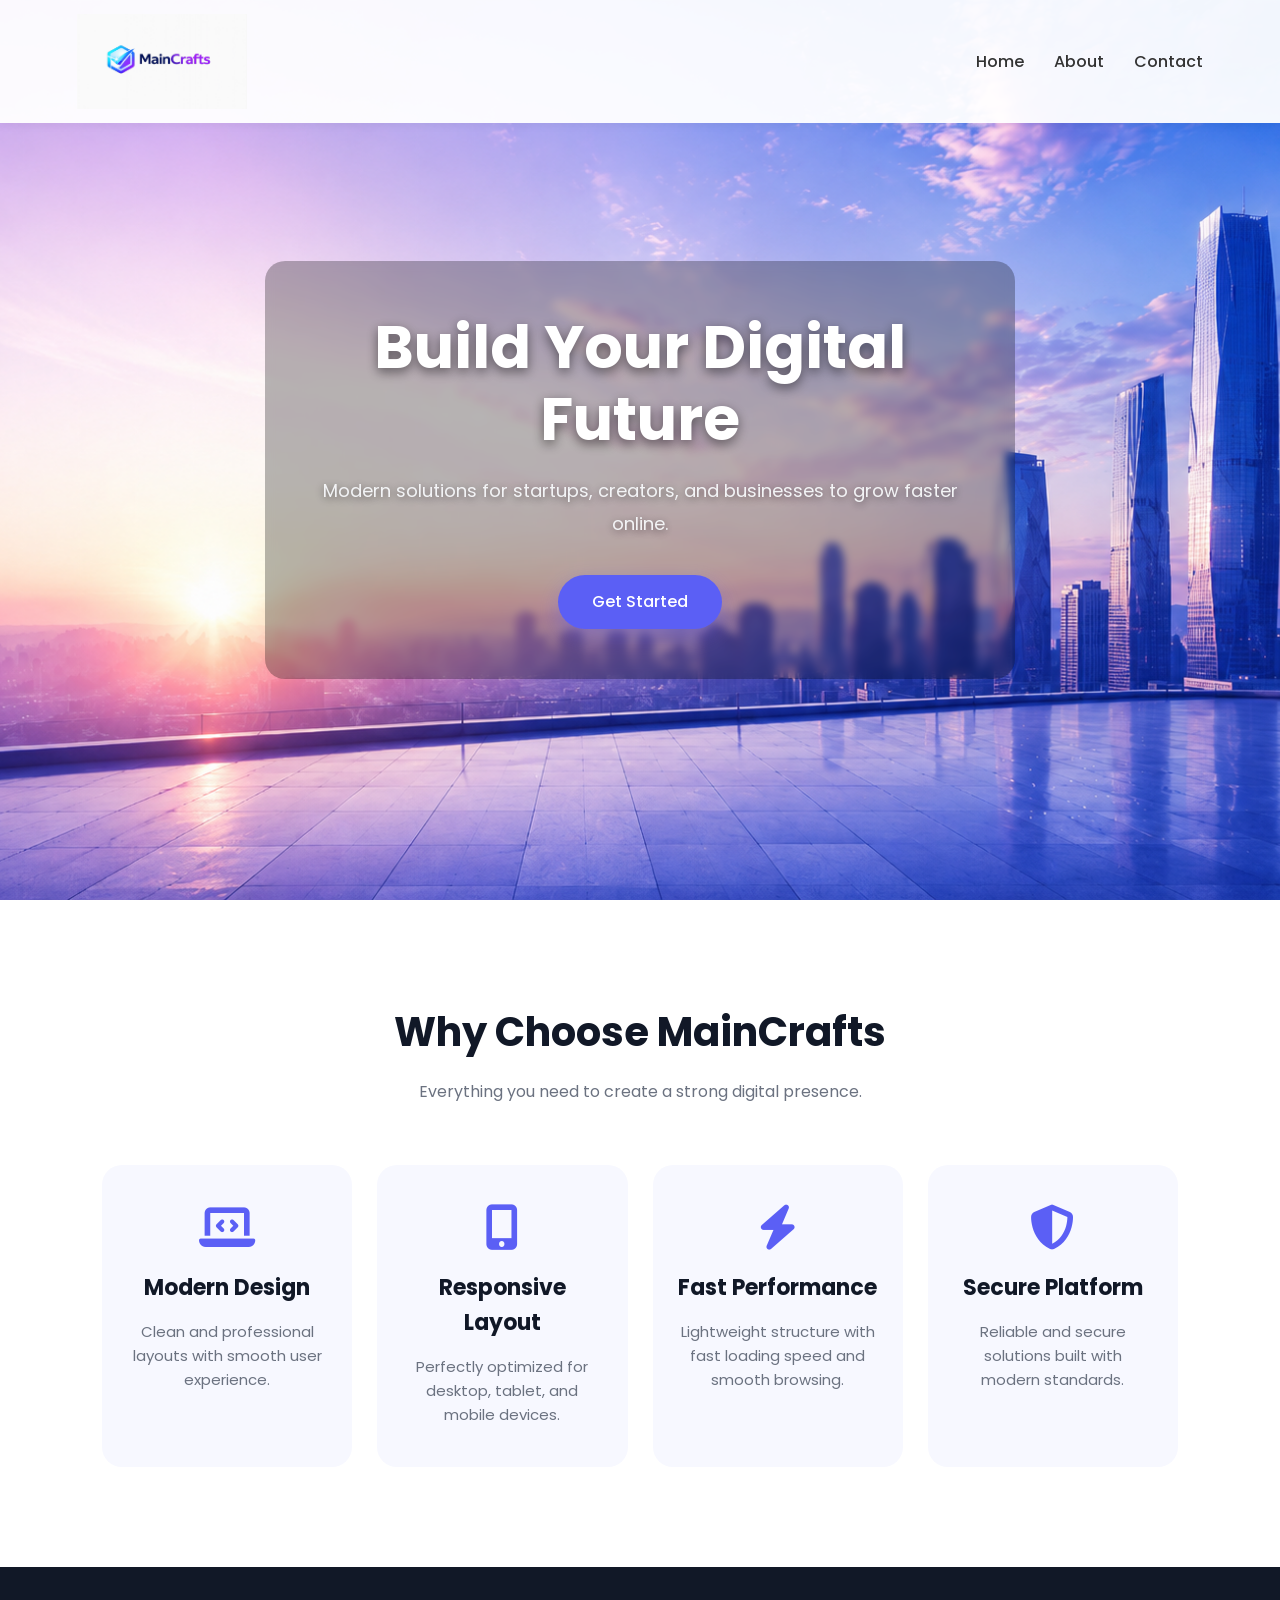
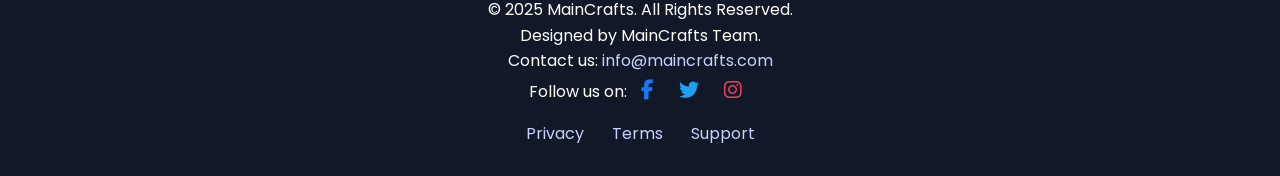
<file: task-1-landing-page/index.html>
<!DOCTYPE html>
<html lang="en">

<head>

  <meta charset="UTF-8">

  <meta
    name="viewport"
    content="width=device-width, initial-scale=1.0"
  >

  <title>MainCrafts Technology</title>

  <!-- Google Fonts -->

  <link rel="preconnect" href="https://fonts.googleapis.com">

  <link
    rel="preconnect"
    href="https://fonts.gstatic.com"
    crossorigin
  >

  <link
    href="https://fonts.googleapis.com/css2?family=Poppins:wght@300;400;500;600;700&display=swap"
    rel="stylesheet"
  >

  <!-- Font Awesome -->

  <link
    rel="stylesheet"
    href="https://cdnjs.cloudflare.com/ajax/libs/font-awesome/6.5.1/css/all.min.css"
  >

  <!-- CSS File -->

  <link
    rel="stylesheet"
    href="css/style.css"
  >

</head>

<body>

  <!-- ================= HEADER ================= -->

  <header class="header">

    <!-- Logo -->

    <div class="logo">

      <img
        src="images/logo.png"
        alt="MainCrafts Logo"
      >

    </div>

    <!-- Navigation -->

    <nav class="navbar">

      <ul class="nav-links">

        <li>
          <a href="#home">Home</a>
        </li>

        <li>
          <a href="#features">About</a>
        </li>

        <li>
          <a href="#contact">Contact</a>
        </li>

      </ul>

    </nav>

  </header>

  <!-- ================= HERO SECTION ================= -->

  <section
    class="hero"
    id="home"
  >

    <div class="hero-content">

      <h1>
        Build Your Digital Future
      </h1>

      <p>
        Modern solutions for startups, creators, and businesses to grow faster online.
      </p>

      <a
        href="#features"
        class="hero-btn"
      >
        Get Started
      </a>

    </div>

  </section>

  <!-- ================= FEATURES SECTION ================= -->

  <section
    class="features"
    id="features"
  >

    <div class="section-title">

      <h2>
        Why Choose MainCrafts
      </h2>

      <p>
        Everything you need to create a strong digital presence.
      </p>

    </div>

    <div class="feature-container">

      <!-- Feature Card 1 -->

      <div class="feature-card">

        <i class="fa-solid fa-laptop-code"></i>

        <h3>
          Modern Design
        </h3>

        <p>
          Clean and professional layouts with smooth user experience.
        </p>

      </div>

      <!-- Feature Card 2 -->

      <div class="feature-card">

        <i class="fa-solid fa-mobile-screen-button"></i>

        <h3>
          Responsive Layout
        </h3>

        <p>
          Perfectly optimized for desktop, tablet, and mobile devices.
        </p>

      </div>

      <!-- Feature Card 3 -->

      <div class="feature-card">

        <i class="fa-solid fa-bolt"></i>

        <h3>
          Fast Performance
        </h3>

        <p>
          Lightweight structure with fast loading speed and smooth browsing.
        </p>

      </div>

      <!-- Feature Card 4 -->

      <div class="feature-card">

        <i class="fa-solid fa-shield-halved"></i>

        <h3>
          Secure Platform
        </h3>

        <p>
          Reliable and secure solutions built with modern standards.
        </p>

      </div>

    </div>

  </section>

  <!-- ================= FOOTER ================= -->

  <footer
    class="footer"
    id="contact"
  >

    <p>
      © 2025 MainCrafts. All Rights Reserved.
    </p>

    <p>
      Designed by MainCrafts Team.
    </p>

    <p>
      Contact us:
      <a href="mailto:info@maincrafts.com">
        info@maincrafts.com
      </a>
    </p>

    <p>

      Follow us on:

      <a
        href="https://facebook.com"
        class="social-link"
        target="_blank"
      >
        <i class="fa-brands fa-facebook-f"></i>
      </a>

      <a
        href="https://twitter.com"
        class="social-link"
        target="_blank"
      >
        <i class="fa-brands fa-twitter"></i>
      </a>

      <a
        href="https://instagram.com"
        class="social-link"
        target="_blank"
      >
        <i class="fa-brands fa-instagram"></i>
      </a>

    </p>

    <div class="footer-links">

      <a href="#">
        Privacy
      </a>

      <a href="#">
        Terms
      </a>

      <a href="#">
        Support
      </a>

    </div>

  </footer>

</body>

</html>
</file>
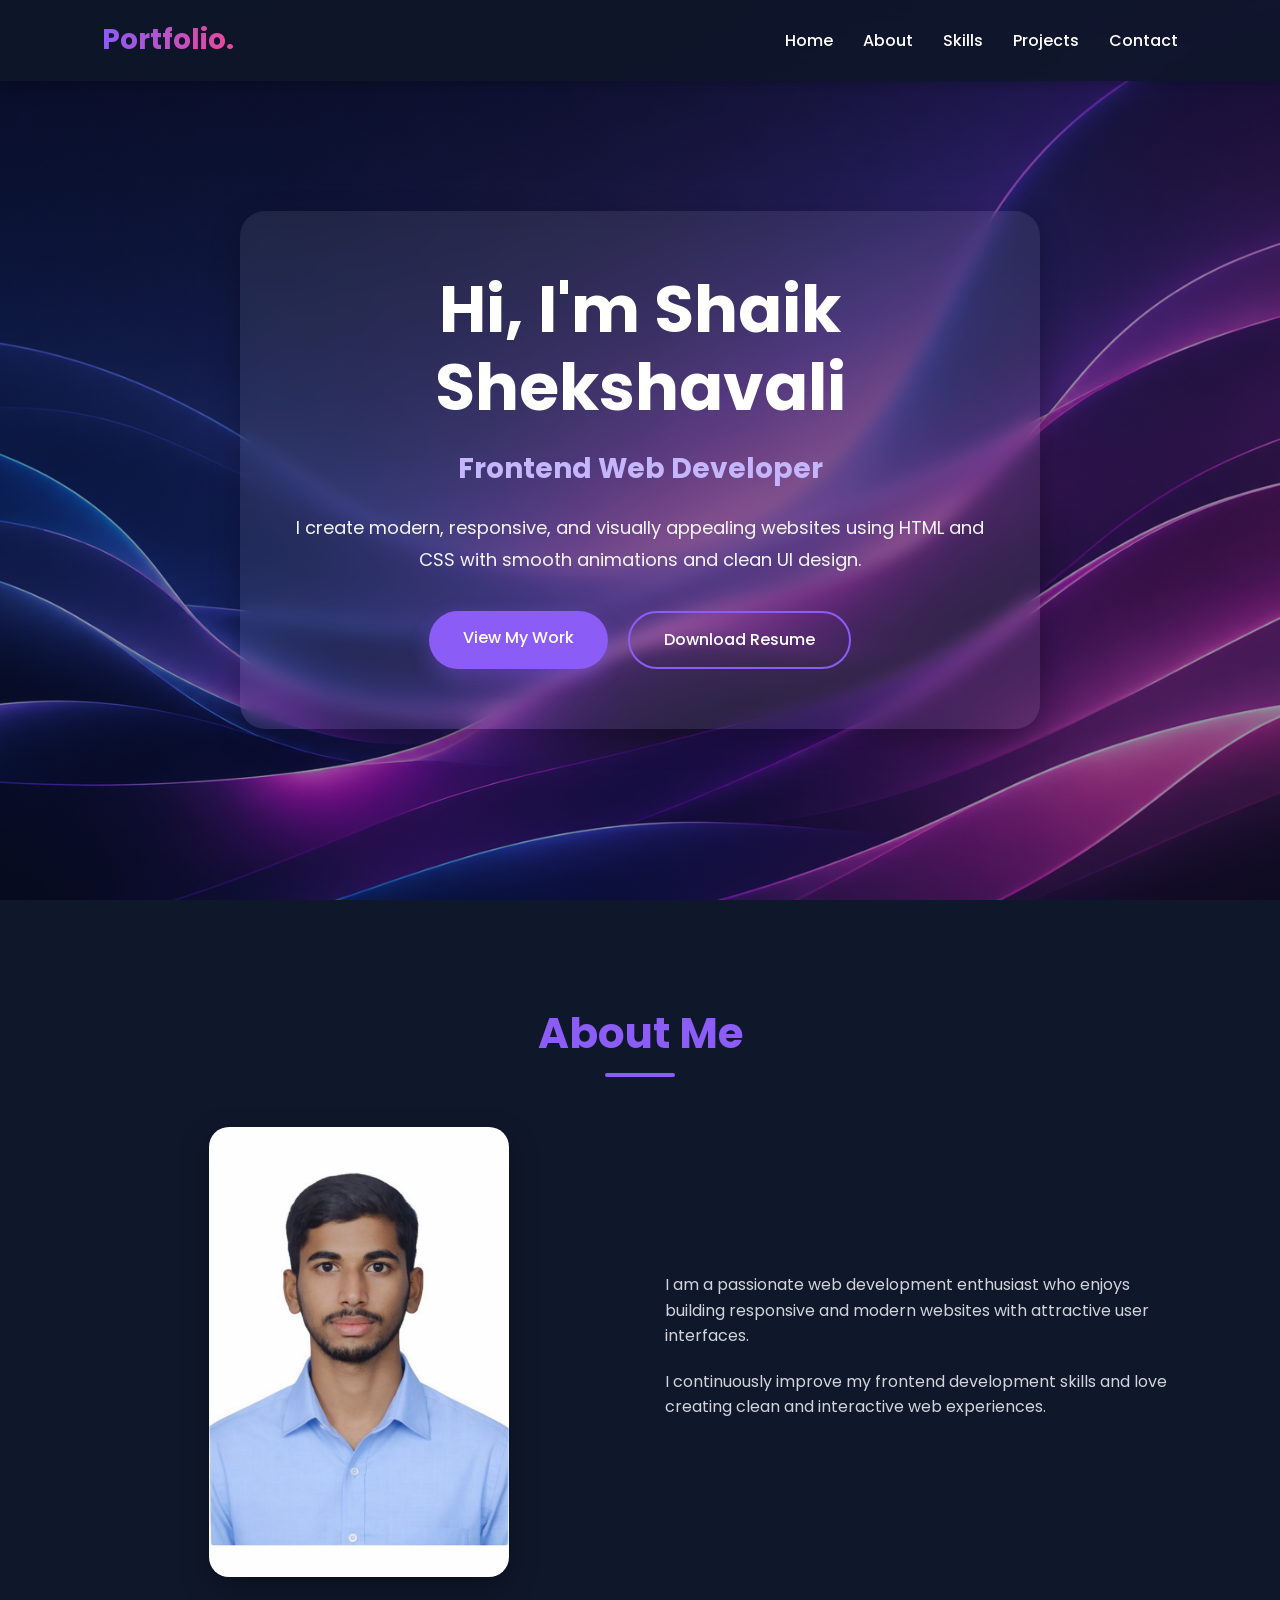
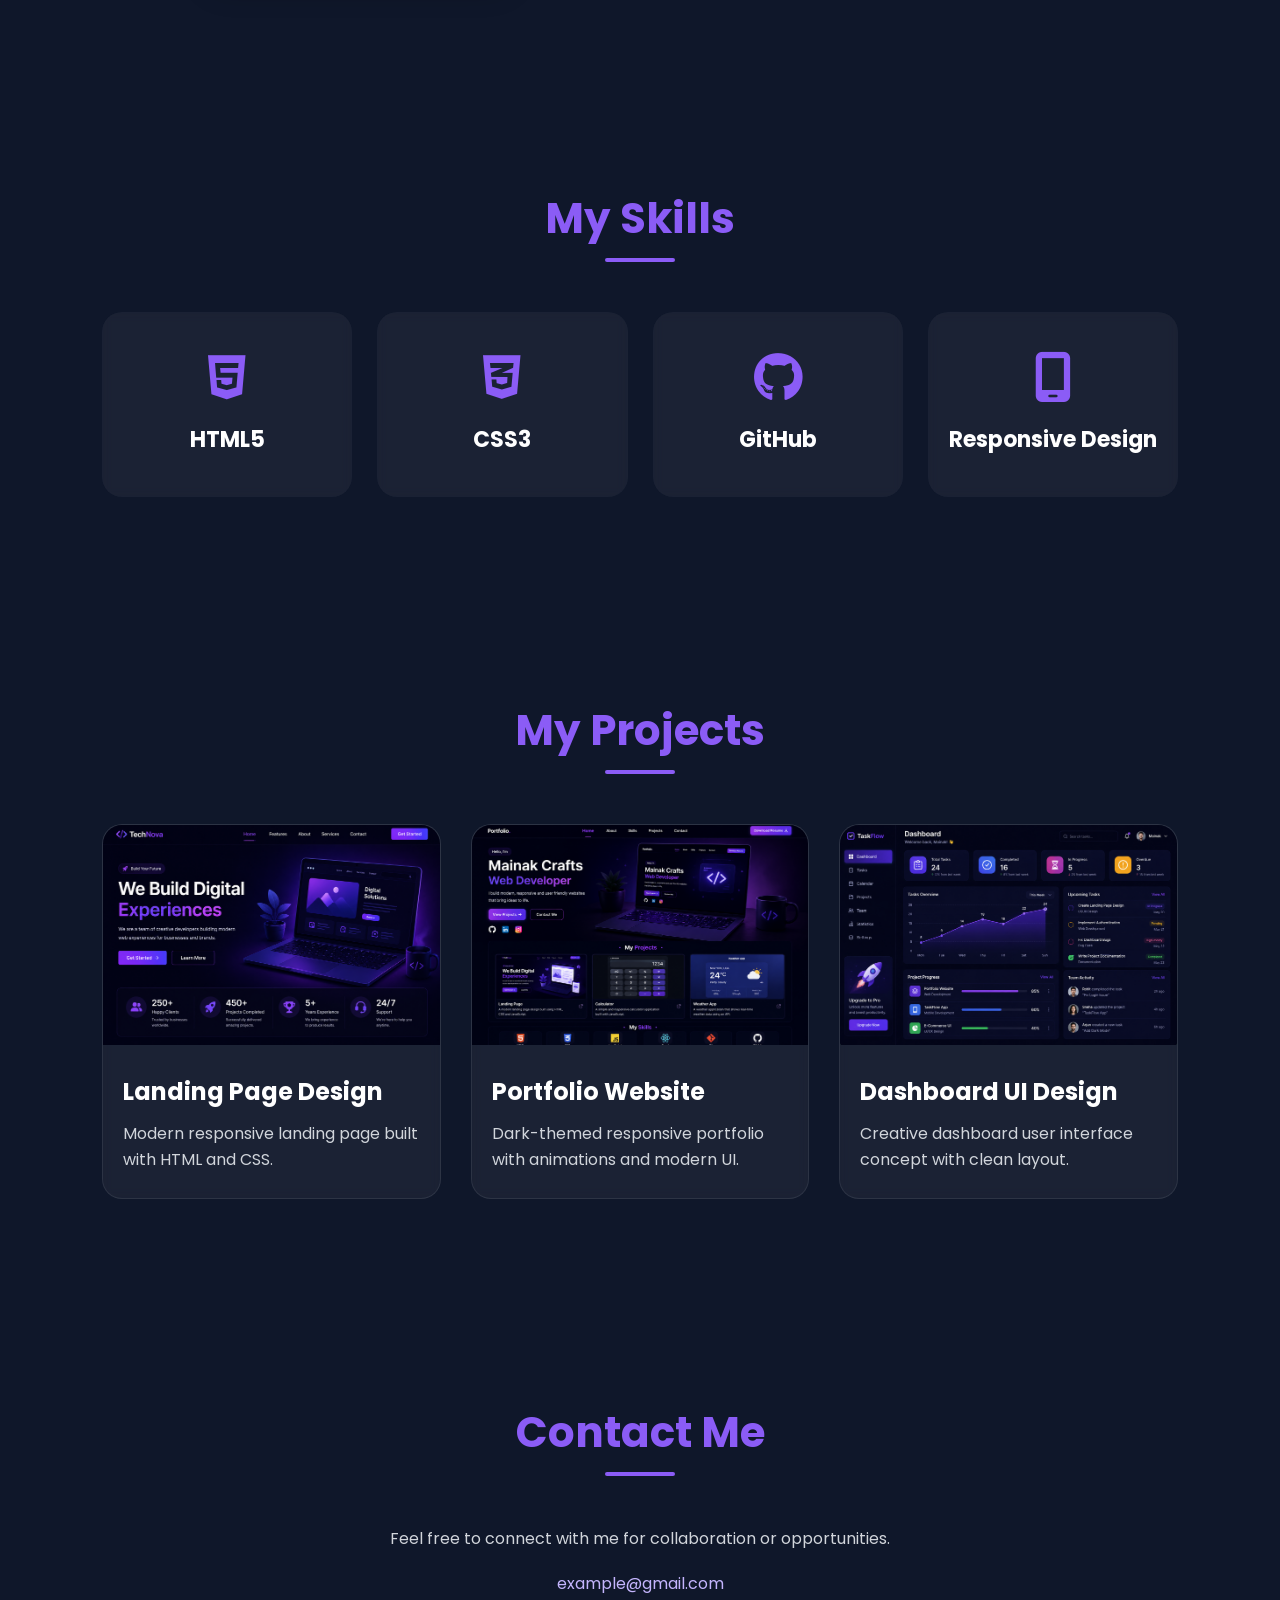
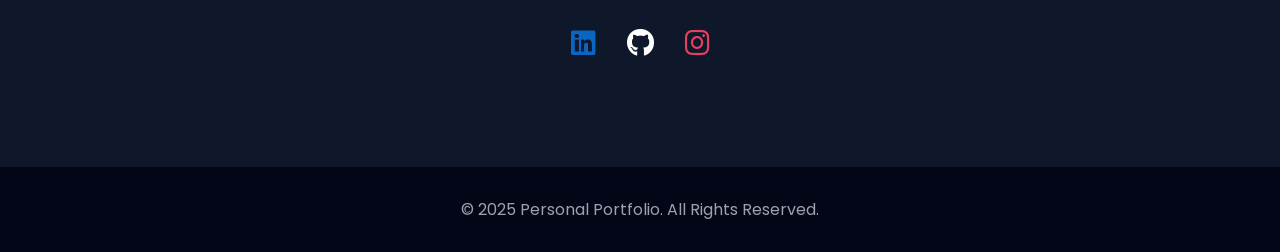
<file: task-2-portfolio/index.html>
<!DOCTYPE html>
<html lang="en">

<head>

  <meta charset="UTF-8">

  <meta
    name="viewport"
    content="width=device-width, initial-scale=1.0"
  >

  <title>Personal Portfolio</title>

  <!-- Google Fonts -->

  <link rel="preconnect" href="https://fonts.googleapis.com">

  <link
    rel="preconnect"
    href="https://fonts.gstatic.com"
    crossorigin
  >

  <link
    href="https://fonts.googleapis.com/css2?family=Poppins:wght@300;400;500;600;700&display=swap"
    rel="stylesheet"
  >

  <!-- Font Awesome -->

  <link
    rel="stylesheet"
    href="https://cdnjs.cloudflare.com/ajax/libs/font-awesome/6.5.1/css/all.min.css"
  >

  <!-- CSS Files -->

  <link
    rel="stylesheet"
    href="css/style.css"
  >

  <link
    rel="stylesheet"
    href="css/animations.css"
  >

  <link
    rel="stylesheet"
    href="css/responsive.css"
  >

</head>

<body>

  <!-- ================= HEADER ================= -->

  <header class="header">

    <div class="logo">
      Portfolio.
    </div>

    <nav class="navbar">

      <ul class="nav-links">

        <li>
          <a href="#home">Home</a>
        </li>

        <li>
          <a href="#about">About</a>
        </li>

        <li>
          <a href="#skills">Skills</a>
        </li>

        <li>
          <a href="#projects">Projects</a>
        </li>

        <li>
          <a href="#contact">Contact</a>
        </li>

      </ul>

    </nav>

  </header>

  <!-- ================= HERO SECTION ================= -->

  <section
    class="hero"
    id="home"
  >

    <div class="hero-content">

      <h1>
        Hi, I'm Shaik Shekshavali
      </h1>

      <h2>
        Frontend Web Developer
      </h2>

      <p>
        I create modern, responsive, and visually appealing websites using HTML and CSS with smooth animations and clean UI design.
      </p>

      <!-- Hero Buttons -->

      <div class="hero-buttons">

        <a
          href="#projects"
          class="hero-btn"
        >
          View My Work
        </a>

        <a
          href="assets/resume.pdf"
          class="resume-btn"
          target="_blank"
        >
          Download Resume
        </a>

      </div>

    </div>

  </section>

  <!-- ================= ABOUT SECTION ================= -->

  <section
    class="about"
    id="about"
  >

    <div class="section-title">

      <h2>
        About Me
      </h2>

    </div>

    <div class="about-container">

      <!-- About Image -->

      <div class="about-image fade-in">

        <img
          src="images/profile.png"
          alt="Profile Image"
        >

      </div>

      <!-- About Content -->

      <div class="about-content fade-in">

        <p>
          I am a passionate web development enthusiast who enjoys building responsive and modern websites with attractive user interfaces.
        </p>

        <p>
          I continuously improve my frontend development skills and love creating clean and interactive web experiences.
        </p>

      </div>

    </div>

  </section>

  <!-- ================= SKILLS SECTION ================= -->

  <section
    class="skills"
    id="skills"
  >

    <div class="section-title">

      <h2>
        My Skills
      </h2>

    </div>

    <div class="skills-container">

      <div class="skill-card fade-in">

        <i class="fa-brands fa-html5"></i>

        <h3>
          HTML5
        </h3>

      </div>

      <div class="skill-card fade-in">

        <i class="fa-brands fa-css3-alt"></i>

        <h3>
          CSS3
        </h3>

      </div>

      <div class="skill-card fade-in">

        <i class="fa-brands fa-github"></i>

        <h3>
          GitHub
        </h3>

      </div>

      <div class="skill-card fade-in">

        <i class="fa-solid fa-mobile-screen"></i>

        <h3>
          Responsive Design
        </h3>

      </div>

    </div>

  </section>

  <!-- ================= PROJECTS SECTION ================= -->

  <section
    class="projects"
    id="projects"
  >

    <div class="section-title">

      <h2>
        My Projects
      </h2>

    </div>

    <div class="project-container">

      <!-- Project 1 -->

      <div class="project-card fade-in">

        <img
          src="images/project-1.png"
          alt="Project 1"
        >

        <h3>
          Landing Page Design
        </h3>

        <p>
          Modern responsive landing page built with HTML and CSS.
        </p>

      </div>

      <!-- Project 2 -->

      <div class="project-card fade-in">

        <img
          src="images/project-2.png"
          alt="Project 2"
        >

        <h3>
          Portfolio Website
        </h3>

        <p>
          Dark-themed responsive portfolio with animations and modern UI.
        </p>

      </div>

      <!-- Project 3 -->

      <div class="project-card fade-in">

        <img
          src="images/project-3.png"
          alt="Project 3"
        >

        <h3>
          Dashboard UI Design
        </h3>

        <p>
          Creative dashboard user interface concept with clean layout.
        </p>

      </div>

    </div>

  </section>

  <!-- ================= CONTACT SECTION ================= -->

  <section
    class="contact"
    id="contact"
  >

    <div class="section-title">

      <h2>
        Contact Me
      </h2>

    </div>

    <div class="contact-container fade-in">

      <p>
        Feel free to connect with me for collaboration or opportunities.
      </p>

      <a href="mailto:example@gmail.com">
        example@gmail.com
      </a>

      <!-- Social Links -->

      <div class="social-links">

        <a href="#">
          <i class="fa-brands fa-linkedin"></i>
        </a>

        <a href="#">
          <i class="fa-brands fa-github"></i>
        </a>

        <a href="#">
          <i class="fa-brands fa-instagram"></i>
        </a>

      </div>

    </div>

  </section>

  <!-- ================= FOOTER ================= -->

  <footer class="footer">

    <p>
      © 2025 Personal Portfolio. All Rights Reserved.
    </p>

  </footer>

</body>

</html>
</file>
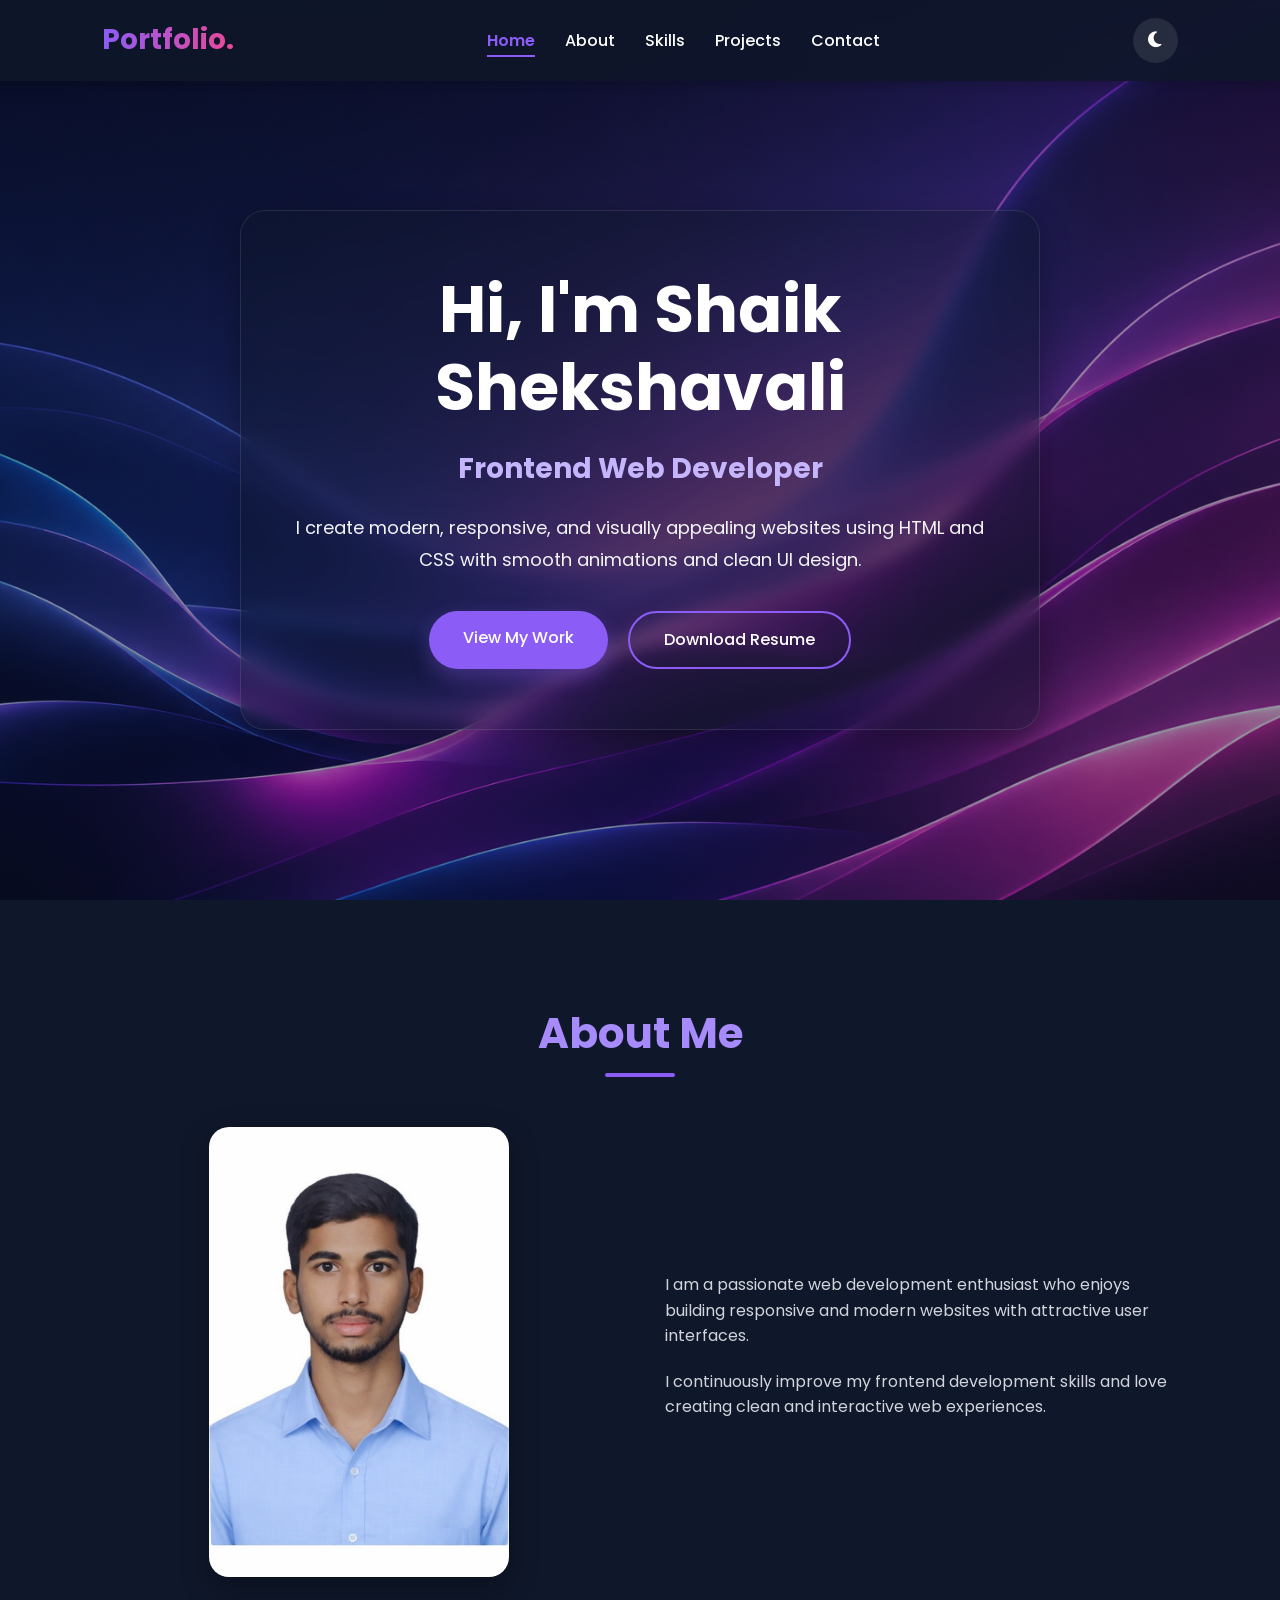
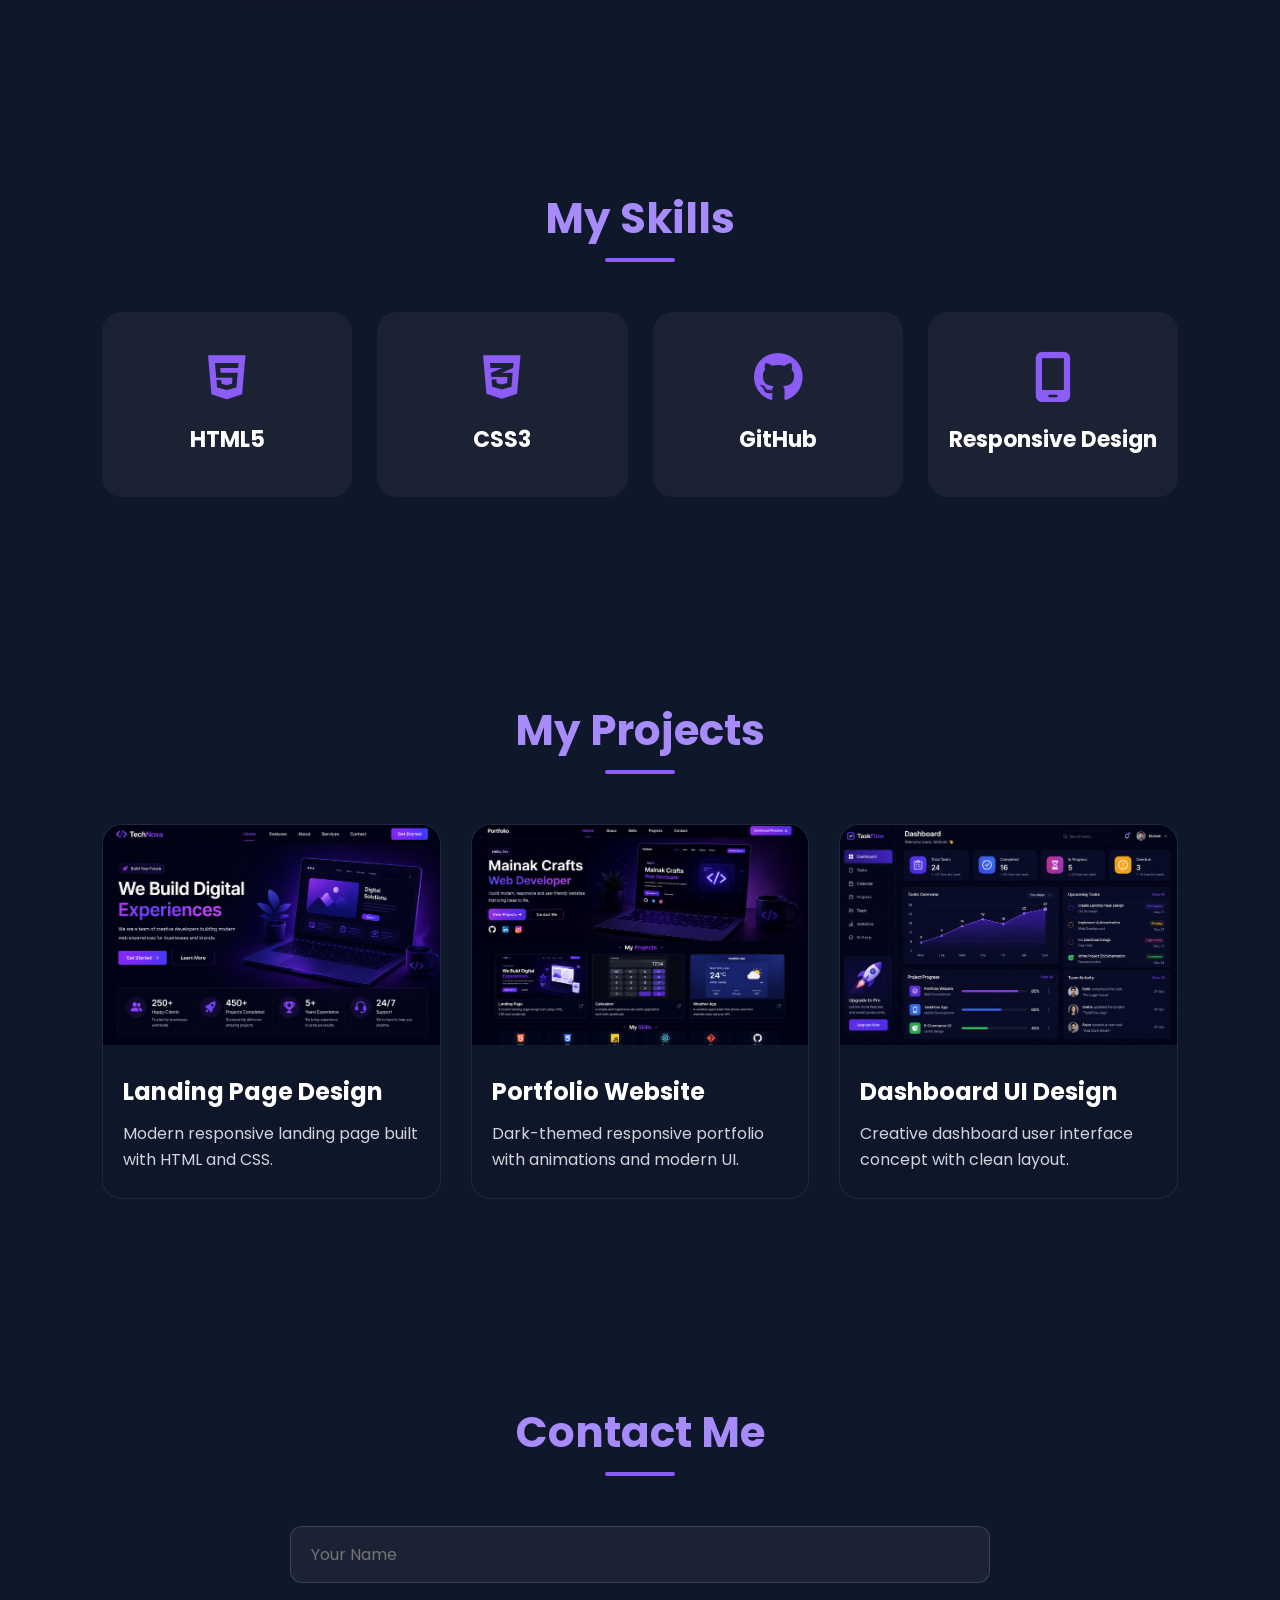
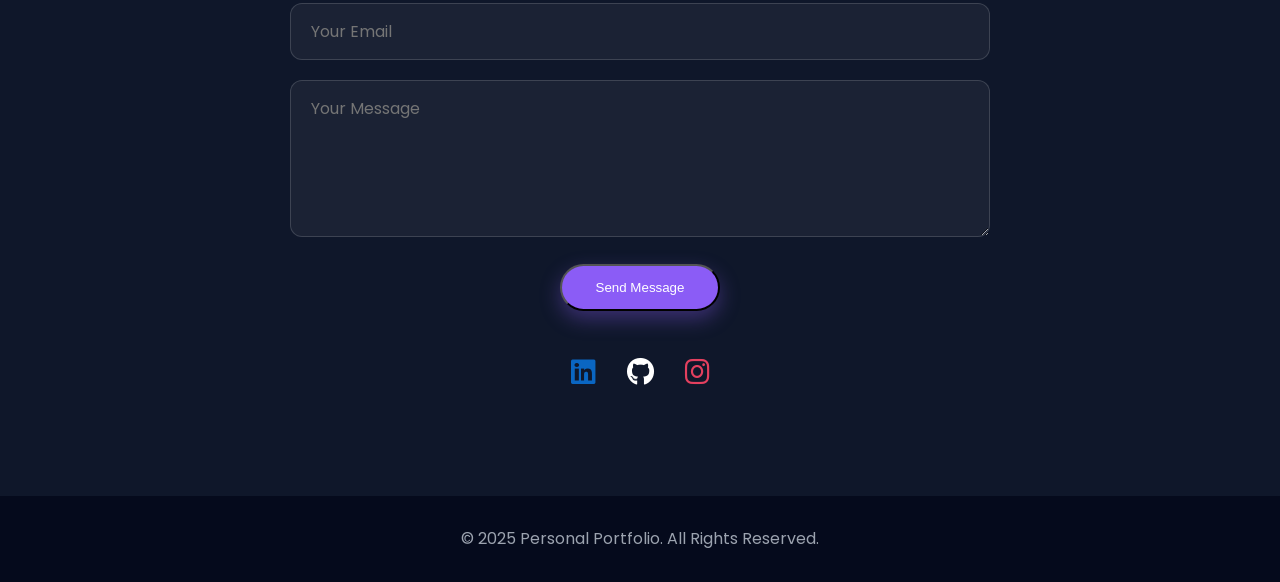
<file: task-3-interactive-portfolio/index.html>
<!DOCTYPE html>
<html lang="en">

<head>

  <meta charset="UTF-8">

  <meta
    name="viewport"
    content="width=device-width, initial-scale=1.0"
  >

  <title>Personal Portfolio</title>

  <!-- Google Fonts -->

  <link rel="preconnect" href="https://fonts.googleapis.com">

  <link
    rel="preconnect"
    href="https://fonts.gstatic.com"
    crossorigin
  >

  <link
    href="https://fonts.googleapis.com/css2?family=Poppins:wght@300;400;500;600;700&display=swap"
    rel="stylesheet"
  >

  <!-- Font Awesome -->

  <link
    rel="stylesheet"
    href="https://cdnjs.cloudflare.com/ajax/libs/font-awesome/6.5.1/css/all.min.css"
  >

  <!-- CSS Files -->

  <link
    rel="stylesheet"
    href="css/style.css"
  >

  <link
    rel="stylesheet"
    href="css/animations.css"
  >

  <link
    rel="stylesheet"
    href="css/responsive.css"
  >

</head>

<body>

  <!-- ================= HEADER ================= -->

  <header class="header">

  <div class="logo">
    Portfolio.
  </div>

  <nav class="navbar">

    <ul class="nav-links">

      <li><a href="#home">Home</a></li>
      <li><a href="#about">About</a></li>
      <li><a href="#skills">Skills</a></li>
      <li><a href="#projects">Projects</a></li>
      <li><a href="#contact">Contact</a></li>

    </ul>

  </nav>

  <button
    id="theme-toggle"
    class="theme-toggle"
  >
    <i class="fa-solid fa-moon"></i>
  </button>

  </header>

  <!-- ================= HERO SECTION ================= -->

  <section
    class="hero"
    id="home"
  >

    <div class="hero-content">

      <h1>
        Hi, I'm Shaik Shekshavali
      </h1>

      <h2>
        Frontend Web Developer
      </h2>

      <p>
        I create modern, responsive, and visually appealing websites using HTML and CSS with smooth animations and clean UI design.
      </p>

      <!-- Hero Buttons -->

      <div class="hero-buttons">

        <a
          href="#projects"
          class="hero-btn"
        >
          View My Work
        </a>

        <a
          href="assets/resume.pdf"
          class="resume-btn"
          target="_blank"
        >
          Download Resume
        </a>

      </div>

    </div>

  </section>

  <!-- ================= ABOUT SECTION ================= -->

  <section
    class="about"
    id="about"
  >

    <div class="section-title">

      <h2>
        About Me
      </h2>

    </div>

    <div class="about-container">

      <!-- About Image -->

      <div class="about-image fade-in">

        <img
          src="images/profile.png"
          alt="Profile Image"
        >

      </div>

      <!-- About Content -->

      <div class="about-content fade-in">

        <p>
          I am a passionate web development enthusiast who enjoys building responsive and modern websites with attractive user interfaces.
        </p>

        <p>
          I continuously improve my frontend development skills and love creating clean and interactive web experiences.
        </p>

      </div>

    </div>

  </section>

  <!-- ================= SKILLS SECTION ================= -->

  <section
    class="skills"
    id="skills"
  >

    <div class="section-title">

      <h2>
        My Skills
      </h2>

    </div>

    <div class="skills-container">

      <div class="skill-card fade-in">

        <i class="fa-brands fa-html5"></i>

        <h3>
          HTML5
        </h3>

      </div>

      <div class="skill-card fade-in">

        <i class="fa-brands fa-css3-alt"></i>

        <h3>
          CSS3
        </h3>

      </div>

      <div class="skill-card fade-in">

        <i class="fa-brands fa-github"></i>

        <h3>
          GitHub
        </h3>

      </div>

      <div class="skill-card fade-in">

        <i class="fa-solid fa-mobile-screen"></i>

        <h3>
          Responsive Design
        </h3>

      </div>

    </div>

  </section>

  <!-- ================= PROJECTS SECTION ================= -->

  <section
    class="projects"
    id="projects"
  >

    <div class="section-title">

      <h2>
        My Projects
      </h2>

    </div>

    <div class="project-container">

      <!-- Project 1 -->

      <div class="project-card fade-in">

        <img
          src="images/project-1.png"
          alt="Project 1"
        >

        <h3>
          Landing Page Design
        </h3>

        <p>
          Modern responsive landing page built with HTML and CSS.
        </p>

      </div>

      <!-- Project 2 -->

      <div class="project-card fade-in">

        <img
          src="images/project-2.png"
          alt="Project 2"
        >

        <h3>
          Portfolio Website
        </h3>

        <p>
          Dark-themed responsive portfolio with animations and modern UI.
        </p>

      </div>

      <!-- Project 3 -->

      <div class="project-card fade-in">

        <img
          src="images/project-3.png"
          alt="Project 3"
        >

        <h3>
          Dashboard UI Design
        </h3>

        <p>
          Creative dashboard user interface concept with clean layout.
        </p>

      </div>

    </div>

  </section>

  <!-- ================= CONTACT SECTION ================= -->
<section
  class="contact"
  id="contact"
>

  <div class="section-title">

    <h2>
      Contact Me
    </h2>

  </div>

  <div class="contact-container fade-in">

    <form id="contactForm">

      <div class="form-group">

        <input
          type="text"
          id="name"
          placeholder="Your Name"
        >

        <small
          class="error"
          id="nameError"
        ></small>

      </div>

      <div class="form-group">

        <input
          type="email"
          id="email"
          placeholder="Your Email"
        >

        <small
          class="error"
          id="emailError"
        ></small>

      </div>

      <div class="form-group">

        <textarea
          id="message"
          rows="5"
          placeholder="Your Message"
        ></textarea>

        <small
          class="error"
          id="messageError"
        ></small>

      </div>

      <button
        type="submit"
        class="hero-btn"
      >
        Send Message
      </button>

    </form>

    <div class="social-links">

      <a href="#">
        <i class="fa-brands fa-linkedin"></i>
      </a>

      <a href="#">
        <i class="fa-brands fa-github"></i>
      </a>

      <a href="#">
        <i class="fa-brands fa-instagram"></i>
      </a>

    </div>

  </div>

</section>

  <!-- ================= FOOTER ================= -->

<footer class="footer">

  <p>
    © 2025 Personal Portfolio. All Rights Reserved.
  </p>

</footer>

<script src="js/script.js"></script>

</body>

</html>
</file>
<file: task-1-landing-page/css/style.css>
/* ================= SMOOTH SCROLL ================= */

html{
  scroll-behavior: smooth;
}

/* ================= GLOBAL STYLES ================= */

*{
  margin: 0;
  padding: 0;
  box-sizing: border-box;
}

/* ================= GLOBAL TRANSITIONS ================= */

a,
button,
.feature-card{
  transition: all 0.3s ease;
}

/* ================= BODY ================= */

body{
  font-family: 'Poppins', sans-serif;
  background: #f5f7ff;
  color: #222;
  line-height: 1.6;
}

/* ================= HEADER ================= */

.header{
  width: 100%;

  padding: 14px 6%;

  display: flex;
  justify-content: space-between;
  align-items: center;

  background: rgba(255,255,255,0.95);

  position: fixed;
  top: 0;
  left: 0;

  z-index: 1000;

  box-shadow: 0 2px 10px rgba(0,0,0,0.05);
}

/* ================= LOGO ================= */

.logo img{
  width: 170px;
  display: block;
}

/* ================= NAVIGATION ================= */

.nav-links{
  display: flex;
  list-style: none;
  gap: 30px;
}

.nav-links a{
  text-decoration: none;
  color: #333;

  font-weight: 500;
}

.nav-links a:hover{
  color: #5b5ff5;
}

/* ================= HERO SECTION ================= */

.hero{
  min-height: 100vh;

  display: flex;
  align-items: center;
  justify-content: center;

  text-align: center;

  padding: 120px 8% 80px;

  background: url("../images/hero-bg.jpg");

  background-size: cover;
  background-position: center;
  background-repeat: no-repeat;
}

/* ================= HERO CONTENT ================= */

.hero-content{
  max-width: 750px;

  background: rgba(0,0,0,0.28);

  padding: 50px 40px;

  border-radius: 20px;

  backdrop-filter: blur(4px);
}

/* ================= HERO HEADING ================= */

.hero-content h1{
  font-size: 60px;
  margin-bottom: 20px;

  color: white;

  font-weight: 700;

  line-height: 1.2;

  text-shadow: 0 4px 12px rgba(0,0,0,0.5);
}

/* ================= HERO PARAGRAPH ================= */

.hero-content p{
  font-size: 18px;
  margin-bottom: 35px;

  color: #f3f4f6;

  line-height: 1.8;

  text-shadow: 0 2px 8px rgba(0,0,0,0.5);
}

/* ================= HERO BUTTON ================= */

.hero-btn{
  display: inline-block;

  padding: 14px 34px;

  background: #5b5ff5;
  color: white;

  text-decoration: none;

  border-radius: 50px;

  font-weight: 500;

  box-shadow: 0 8px 20px rgba(91,95,245,0.35);
}

.hero-btn:hover{
  background: #4444dd;
  transform: translateY(-3px);
}

/* ================= FEATURES SECTION ================= */

.features{
  padding: 100px 8%;
  background: white;
}

/* ================= SECTION TITLE ================= */

.section-title{
  text-align: center;
  margin-bottom: 60px;
}

.section-title h2{
  font-size: 40px;
  margin-bottom: 15px;
  color: #111827;
}

.section-title p{
  color: #6b7280;
}

/* ================= FEATURE CONTAINER ================= */

.feature-container{
  display: grid;
  grid-template-columns: repeat(4, 1fr);
  gap: 25px;
}

/* ================= FEATURE CARD ================= */

.feature-card{
  background: #f7f8ff;

  padding: 40px 25px;

  border-radius: 20px;

  text-align: center;
}

.feature-card:hover{
  transform: translateY(-12px) scale(1.02);
  box-shadow: 0 15px 35px rgba(0,0,0,0.12);
}

.feature-card i{
  font-size: 45px;
  color: #5b5ff5;
  margin-bottom: 20px;
}

.feature-card h3{
  margin-bottom: 15px;
  font-size: 22px;
  color: #111827;
}

.feature-card p{
  color: #6b7280;
  font-size: 15px;
}

/* ================= FOOTER ================= */

.footer{
  background: #111827;

  color: white;

  text-align: center;

  padding: 30px 8%;
}

/* ================= FOOTER LINKS ================= */

.footer a{
  color: #c7d2fe;
  text-decoration: none;
}

.footer a:hover{
  color: white;
}

.footer-links{
  margin-top: 15px;
}

.footer-links a{
  margin: 0 12px;
}

/* ================= SOCIAL LINKS ================= */

.social-link{
  margin: 0 10px;
  font-size: 20px;
}

/* Facebook */

.fa-facebook-f{
  color: #1877F2;
}

/* Twitter */

.fa-twitter{
  color: #1DA1F2;
}

/* Instagram */

.fa-instagram{
  color: #E4405F;
}

/* Hover Effect */

.social-link:hover{
  opacity: 0.8;
}

/* ================= RESPONSIVE DESIGN ================= */

@media(max-width: 992px){

  .feature-container{
    grid-template-columns: repeat(2, 1fr);
  }

  .hero-content h1{
    font-size: 48px;
  }

}

@media(max-width: 768px){

  .header{
    flex-direction: column;
    gap: 15px;
  }

  .nav-links{
    gap: 20px;
  }

  .hero-content{
    padding: 40px 25px;
  }

  .hero-content h1{
    font-size: 40px;
  }

  .hero-content p{
    font-size: 16px;
  }

}

@media(max-width: 576px){

  .feature-container{
    grid-template-columns: 1fr;
  }

  .hero-content h1{
    font-size: 32px;
  }

  .section-title h2{
    font-size: 30px;
  }

  .nav-links{
    flex-direction: column;
    text-align: center;
    gap: 10px;
  }

  .logo img{
    width: 150px;
  }

}
</file>
<file: task-2-portfolio/css/style.css>
/* ================= SMOOTH SCROLL ================= */

html{
  scroll-behavior: smooth;
}

/* ================= GLOBAL STYLES ================= */

*{
  margin: 0;
  padding: 0;
  box-sizing: border-box;
}

/* ================= BODY ================= */

body{
  font-family: 'Poppins', sans-serif;
  background: #0f172a;
  color: white;
  line-height: 1.6;
}

/* ================= GLOBAL TRANSITIONS ================= */

a,
button,
.project-card,
.skill-card{
  transition: all 0.3s ease;
}

/* ================= HEADER ================= */

.header{
  width: 100%;

  padding: 18px 8%;

  display: flex;
  justify-content: space-between;
  align-items: center;

  position: fixed;
  top: 0;
  left: 0;

  z-index: 1000;

  background: rgba(15,23,42,0.9);

  backdrop-filter: blur(10px);

  box-shadow: 0 2px 10px rgba(0,0,0,0.2);
}

/* ================= LOGO ================= */

.logo{
  font-size: 28px;
  font-weight: 700;
  color: #8b5cf6;
}

/* ================= NAVIGATION ================= */

.nav-links{
  display: flex;
  list-style: none;
  gap: 30px;
}

.nav-links a{
  text-decoration: none;
  color: white;
  font-weight: 500;
  position: relative;
}

.nav-links a:hover{
  color: #8b5cf6;
}

/* ================= HERO SECTION ================= */

.hero{
  min-height: 100vh;

  display: flex;
  align-items: center;
  justify-content: center;

  text-align: center;

  padding: 120px 8% 80px;

  background:
    linear-gradient(
      rgba(15,23,42,0.45),
      rgba(15,23,42,0.45)
    ),
    url("../images/hero-bg.jpg");

  background-size: cover;
  background-position: center;
  background-repeat: no-repeat;
}

/* ================= HERO CONTENT ================= */

.hero-content{
  max-width: 800px;

  background: rgba(255,255,255,0.08);

  padding: 60px 40px;

  border-radius: 25px;

  backdrop-filter: blur(8px);

  box-shadow: 0 10px 30px rgba(0,0,0,0.3);
}

/* ================= HERO TEXT ================= */

.hero-content h1{
  font-size: 65px;
  margin-bottom: 20px;

  color: white;

  line-height: 1.2;
}

.hero-content h2{
  font-size: 28px;
  color: #c4b5fd;
  margin-bottom: 20px;
}

.hero-content p{
  font-size: 18px;
  color: #f3f4f6;

  margin-bottom: 35px;

  line-height: 1.8;
}

/* ================= HERO BUTTONS ================= */

.hero-buttons{
  display: flex;
  justify-content: center;
  gap: 20px;
  flex-wrap: wrap;
}

/* ================= COMMON BUTTON STYLE ================= */

.hero-btn,
.resume-btn{
  display: inline-block;

  padding: 14px 34px;

  border-radius: 50px;

  text-decoration: none;

  font-weight: 500;
}

/* ================= HERO BUTTON ================= */

.hero-btn{
  background: #8b5cf6;
  color: white;

  box-shadow: 0 8px 20px rgba(139,92,246,0.35);
}

.hero-btn:hover{
  background: #7c3aed;
  transform: translateY(-4px);
}

/* ================= RESUME BUTTON ================= */

.resume-btn{
  border: 2px solid #8b5cf6;
  color: white;
}

.resume-btn:hover{
  background: #8b5cf6;
  transform: translateY(-4px);
}

/* ================= COMMON SECTION ================= */

section{
  padding: 100px 8%;
}

/* ================= SECTION TITLE ================= */

.section-title{
  text-align: center;
  margin-bottom: 60px;
}

.section-title h2{
  font-size: 42px;
  color: #8b5cf6;
}

/* ================= ABOUT SECTION ================= */

.about-container{
  display: flex;
  align-items: center;
  gap: 50px;
  flex-wrap: wrap;
}

.about-image{
  flex: 1;
  text-align: center;
}

.about-image img{
  width: 300px;

  border-radius: 20px;

  box-shadow: 0 10px 30px rgba(0,0,0,0.3);
}

.about-content{
  flex: 1;
}

.about-content p{
  margin-bottom: 20px;
  color: #d1d5db;
}

/* ================= SKILLS SECTION ================= */

.skills-container{
  display: grid;
  grid-template-columns: repeat(4, 1fr);
  gap: 25px;
}

.skill-card{
  background: rgba(255,255,255,0.05);

  padding: 40px 20px;

  border-radius: 20px;

  text-align: center;

  backdrop-filter: blur(5px);
}

.skill-card:hover{
  transform: translateY(-10px);
  background: rgba(139,92,246,0.15);

  box-shadow: 0 0 25px rgba(139,92,246,0.4);
}

.skill-card i{
  font-size: 50px;
  color: #8b5cf6;
  margin-bottom: 20px;
}

.skill-card h3{
  font-size: 22px;
}

/* ================= PROJECTS SECTION ================= */

.project-container{
  display: grid;
  grid-template-columns: repeat(3, 1fr);
  gap: 30px;
}

.project-card{
  background: rgba(255,255,255,0.05);

  border-radius: 20px;

  overflow: hidden;

  backdrop-filter: blur(5px);
}

.project-card:hover{
  transform: translateY(-10px);
}

.project-card img{
  width: 100%;
  height: 220px;

  object-fit: cover;
}

.project-card h3{
  padding: 20px 20px 10px;
  font-size: 24px;
}

.project-card p{
  padding: 0 20px 25px;
  color: #d1d5db;
}

/* ================= CONTACT SECTION ================= */

.contact-container{
  text-align: center;
}

.contact-container p{
  margin-bottom: 20px;
  color: #d1d5db;
}

.contact-container a{
  color: #c4b5fd;
  text-decoration: none;
}

.contact-container a:hover{
  color: white;
}

/* ================= SOCIAL LINKS ================= */

.social-links{
  margin-top: 25px;
}

.social-links a{
  margin: 0 12px;
  font-size: 28px;
}

/* LinkedIn */

.fa-linkedin{
  color: #0A66C2;
}

/* GitHub */

.fa-github{
  color: white;
}

/* Instagram */

.fa-instagram{
  color: #E4405F;
}

/* ================= FOOTER ================= */

.footer{
  text-align: center;

  padding: 30px 8%;

  background: #020617;

  color: #9ca3af;
}

/* ================= GRADIENT LOGO ================= */

.logo{
  font-size: 28px;
  font-weight: 700;

  background: linear-gradient(
    90deg,
    #8b5cf6,
    #ec4899
  );

  background-clip: text;
  -webkit-background-clip: text;
  -webkit-text-fill-color: transparent;
}

/* ================= PROJECT GLASS EFFECT ================= */

.project-card{
  border: 1px solid rgba(255,255,255,0.08);
}

/* ================= PROFILE IMAGE HOVER ================= */

.about-image img{
  transition: transform 0.4s ease;
}

.about-image img:hover{
  transform: scale(1.03);
}

/* ================= SECTION POSITION ================= */

section{
  position: relative;
}

/* ================= CURSOR EFFECT ================= */

.hero-btn,
.resume-btn,
.nav-links a{
  cursor: pointer;
}
</file>
<file: task-2-portfolio/css/animations.css>
/* ================= FADE IN ANIMATION ================= */

.fade-in{
  opacity: 0;
  transform: translateY(40px);
  animation: fadeInUp 1s ease forwards;
}

/* ================= KEYFRAMES ================= */

@keyframes fadeInUp{

  from{
    opacity: 0;
    transform: translateY(40px);
  }

  to{
    opacity: 1;
    transform: translateY(0);
  }

}

/* ================= HERO CONTENT ZOOM ================= */

.hero-content{
  animation: heroZoom 1.2s ease;
}

@keyframes heroZoom{

  from{
    opacity: 0;
    transform: scale(0.9);
  }

  to{
    opacity: 1;
    transform: scale(1);
  }

}

/* ================= BUTTON FLOAT EFFECT ================= */

.hero-btn,
.resume-btn{
  animation: floatButton 3s ease-in-out infinite;
}

@keyframes floatButton{

  0%{
    transform: translateY(0);
  }

  50%{
    transform: translateY(-5px);
  }

  100%{
    transform: translateY(0);
  }

}

/* ================= NAV LINK UNDERLINE ================= */

.nav-links a::after{
  content: "";

  position: absolute;

  left: 0;
  bottom: -5px;

  width: 0;
  height: 2px;

  background: #8b5cf6;

  transition: width 0.3s ease;
}

.nav-links a:hover::after{
  width: 100%;
}

/* ================= SECTION TITLE LINE ================= */

.section-title h2{
  position: relative;
  display: inline-block;
}

.section-title h2::after{
  content: "";

  position: absolute;

  left: 50%;
  bottom: -10px;

  transform: translateX(-50%);

  width: 70px;
  height: 4px;

  border-radius: 10px;

  background: #8b5cf6;
}

/* ================= PROFILE IMAGE FLOAT ================= */

.about-image img{
  animation: floatImage 4s ease-in-out infinite;
}

@keyframes floatImage{

  0%{
    transform: translateY(0);
  }

  50%{
    transform: translateY(-10px);
  }

  100%{
    transform: translateY(0);
  }

}

/* ================= SKILL CARD GLOW ================= */

.skill-card:hover{
  box-shadow: 0 0 25px rgba(139,92,246,0.4);
}

/* ================= PROJECT IMAGE ZOOM ================= */

.project-card img{
  transition: transform 0.4s ease;
}

.project-card:hover img{
  transform: scale(1.05);
}

/* ================= SOCIAL ICON BOUNCE ================= */

.social-links a{
  transition: all 0.3s ease;
}

.social-links a:hover{
  transform: translateY(-5px) scale(1.1);
}

/* ================= HERO TEXT GLOW ================= */

.hero-content h1{
  animation: glowText 3s ease-in-out infinite alternate;
}

@keyframes glowText{

  from{
    text-shadow: 0 0 10px rgba(139,92,246,0.4);
  }

  to{
    text-shadow: 0 0 20px rgba(139,92,246,0.8);
  }

}

/* ================= PROJECT CARD HOVER ================= */

.project-card{
  transition: all 0.4s ease;
}

.project-card:hover{
  transform: translateY(-10px) scale(1.02);

  box-shadow: 0 15px 35px rgba(0,0,0,0.3);
}

/* ================= SKILL ICON ROTATION ================= */

.skill-card i{
  transition: transform 0.4s ease;
}

.skill-card:hover i{
  transform: rotate(8deg) scale(1.1);
}


/* ================= NAVBAR GLOW EFFECT ================= */

.nav-links a:hover{
  text-shadow: 0 0 10px rgba(139,92,246,0.8);
}
</file>
<file: task-2-portfolio/css/responsive.css>
/* ================= LARGE DEVICES ================= */

@media(max-width: 1200px){

  .hero-content h1{
    font-size: 55px;
  }

  .project-container{
    grid-template-columns: repeat(2, 1fr);
  }

}

/* ================= TABLETS ================= */

@media(max-width: 992px){

  /* Header */

  .header{
    padding: 18px 6%;
  }

  /* Hero */

  .hero-content{
    padding: 50px 30px;
  }

  .hero-content h1{
    font-size: 48px;
  }

  .hero-content h2{
    font-size: 24px;
  }

  .hero-content p{
    font-size: 17px;
  }

  /* Skills */

  .skills-container{
    grid-template-columns: repeat(2, 1fr);
  }

  /* Projects */

  .project-container{
    grid-template-columns: repeat(2, 1fr);
  }

  /* About */

  .about-container{
    gap: 40px;
  }

  .about-image img{
    width: 260px;
  }

}

/* ================= MOBILE DEVICES ================= */

@media(max-width: 768px){

  /* Header */

  .header{
    flex-direction: column;

    gap: 15px;

    padding: 18px 5%;
  }

  .nav-links{
    flex-wrap: wrap;
    justify-content: center;
    gap: 18px;
  }

  /* Hero */

  .hero{
    padding: 140px 5% 80px;
  }

  .hero-content{
    padding: 40px 25px;
  }

  .hero-content h1{
    font-size: 40px;
  }

  .hero-content h2{
    font-size: 22px;
  }

  .hero-content p{
    font-size: 16px;
  }

  .hero-buttons{
    flex-direction: column;
    align-items: center;
  }

  /* About */

  .about-container{
    flex-direction: column;
    text-align: center;
  }

  .about-image img{
    width: 240px;
  }

  /* Sections */

  section{
    padding: 80px 5%;
  }

}

/* ================= SMALL MOBILE DEVICES ================= */

@media(max-width: 576px){

  /* Navigation */

  .nav-links{
    flex-direction: column;
    text-align: center;
    gap: 12px;
  }

  /* Hero */

  .hero-content{
    padding: 35px 20px;
  }

  .hero-content h1{
    font-size: 32px;
  }

  .hero-content h2{
    font-size: 18px;
  }

  .hero-content p{
    font-size: 15px;
  }

  /* Buttons */

  .hero-btn,
  .resume-btn{
    width: 100%;
    text-align: center;
  }

  /* Section Titles */

  .section-title h2{
    font-size: 32px;
  }

  /* Skills */

  .skills-container{
    grid-template-columns: 1fr;
  }

  /* Projects */

  .project-container{
    grid-template-columns: 1fr;
  }

  /* Cards */

  .skill-card,
  .project-card{
    width: 100%;
  }

  /* About */

  .about-image img{
    width: 220px;
  }

  /* Footer */

  .footer{
    font-size: 14px;
    padding: 25px 5%;
  }

  /* Social Icons */

  .social-links a{
    font-size: 24px;
    margin: 0 8px;
  }

}

/* ================= EXTRA SMALL DEVICES ================= */

@media(max-width: 400px){

  .hero-content{
    padding: 30px 18px;
  }

  .hero-content h1{
    font-size: 28px;
  }

  .hero-content h2{
    font-size: 16px;
  }

  .hero-content p{
    font-size: 14px;
  }

  .about-image img{
    width: 200px;
  }

  .logo{
    font-size: 24px;
  }

}
</file>
<file: task-3-interactive-portfolio/css/style.css>
/* ================= SMOOTH SCROLL ================= */

html{
  scroll-behavior: smooth;
}

/* ================= GLOBAL STYLES ================= */

*{
  margin: 0;
  padding: 0;
  box-sizing: border-box;
}

/* ================= BODY ================= */

body{
  font-family: 'Poppins', sans-serif;
  background: #0f172a;
  color: white;
  line-height: 1.6;
}

/* ================= GLOBAL TRANSITIONS ================= */

a,
button,
.project-card,
.skill-card{
  transition: all 0.3s ease;
}

/* ================= HEADER ================= */

.header{
  width: 100%;

  padding: 18px 8%;

  display: flex;
  justify-content: space-between;
  align-items: center;

  position: fixed;
  top: 0;
  left: 0;

  z-index: 1000;

  background: rgba(15,23,42,0.9);

  backdrop-filter: blur(10px);

  box-shadow: 0 2px 10px rgba(0,0,0,0.2);
}

/* ================= SCROLLED NAVBAR ================= */

.header.scrolled{
  background: rgba(15,23,42,0.98);

  box-shadow: 0 4px 20px rgba(0,0,0,0.3);

  transition: all 0.3s ease;
}

/* ================= LOGO ================= */

.logo{
  font-size: 28px;
  font-weight: 700;
  color: #8b5cf6;
}

/* ================= DARK MODE TOGGLE ================= */

.theme-toggle{
  width: 45px;
  height: 45px;

  border: none;

  border-radius: 50%;

  background: rgba(255,255,255,0.1);

  color: white;

  cursor: pointer;

  font-size: 18px;

  backdrop-filter: blur(10px);

  transition: all 0.3s ease;
}

.theme-toggle:hover{
  background: #8b5cf6;
}


/* ================= NAVIGATION ================= */

.nav-links{
  display: flex;
  list-style: none;
  gap: 30px;
}

.nav-links a{
  text-decoration: none;
  color: white;
  font-weight: 500;
  position: relative;
}

.nav-links a:hover{
  color: #8b5cf6;
}

/* ================= ACTIVE NAVIGATION ================= */

.nav-links a.active{
  color: #8b5cf6;
  font-weight: 600;
}

/* ================= HERO SECTION ================= */

.hero{
  min-height: 100vh;

  display: flex;
  align-items: center;
  justify-content: center;

  text-align: center;

  padding: 120px 8% 80px;

  background:
    linear-gradient(
      rgba(15,23,42,0.45),
      rgba(15,23,42,0.45)
    ),
    url("../images/hero-bg.jpg");

  background-size: cover;
  background-position: center;
  background-repeat: no-repeat;
}

/* ================= HERO CONTENT ================= */

.hero-content{
  max-width: 800px;

  background: rgba(15,23,42,0.35);
  border: 1px solid rgba(255,255,255,0.1);

  padding: 60px 40px;

  border-radius: 25px;

  backdrop-filter: blur(8px);

  box-shadow: 0 10px 30px rgba(0,0,0,0.3);
}

/* ================= HERO TEXT ================= */

.hero-content h1{
  font-size: 65px;
  margin-bottom: 20px;

  color: white;

  line-height: 1.2;
}

.hero-content h2{
  font-size: 28px;
  color: #c4b5fd;
  margin-bottom: 20px;
}

.hero-content p{
  font-size: 18px;
  color: #f3f4f6;

  margin-bottom: 35px;

  line-height: 1.8;
}

/* ================= HERO BUTTONS ================= */

.hero-buttons{
  display: flex;
  justify-content: center;
  gap: 20px;
  flex-wrap: wrap;
}

/* ================= COMMON BUTTON STYLE ================= */

.hero-btn,
.resume-btn{
  display: inline-block;

  padding: 14px 34px;

  border-radius: 50px;

  text-decoration: none;

  font-weight: 500;
}

/* ================= HERO BUTTON ================= */

.hero-btn{
  background: #8b5cf6;
  color: white;

  box-shadow: 0 8px 20px rgba(139,92,246,0.35);
}

.hero-btn:hover{
  background: #7c3aed;
  transform: translateY(-4px);
}

/* ================= RESUME BUTTON ================= */

.resume-btn{
  border: 2px solid #8b5cf6;
  color: white;
}

.resume-btn:hover{
  background: #8b5cf6;
  transform: translateY(-4px);
}

/* ================= COMMON SECTION ================= */

section{
  padding: 100px 8%;
}

/* ================= SECTION TITLE ================= */

.section-title{
  text-align: center;
  margin-bottom: 60px;
}

.section-title h2{
  font-size: 42px;
  color: #a78bfa;
}

/* ================= ABOUT SECTION ================= */

.about-container{
  display: flex;
  align-items: center;
  gap: 50px;
  flex-wrap: wrap;
}

.about-image{
  flex: 1;
  text-align: center;
}

.about-image img{
  width: 300px;

  border-radius: 20px;

  box-shadow: 0 10px 30px rgba(0,0,0,0.3);
}

.about-content{
  flex: 1;
}

.about-content p{
  margin-bottom: 20px;
  color: #d1d5db;
}

/* ================= SKILLS SECTION ================= */

.skills-container{
  display: grid;
  grid-template-columns: repeat(4, 1fr);
  gap: 25px;
}

.skill-card{
  background: rgba(255,255,255,0.05);

  padding: 40px 20px;

  border-radius: 20px;

  text-align: center;

  backdrop-filter: blur(5px);
}

.skill-card:hover{
  transform: translateY(-10px);
  background: rgba(139,92,246,0.22);

  box-shadow: 0 0 25px rgba(139,92,246,0.4);
}

.skill-card i{
  font-size: 50px;
  color: #8b5cf6;
  margin-bottom: 20px;
}

.skill-card h3{
  font-size: 22px;
}

/* ================= PROJECTS SECTION ================= */

.project-container{
  display: grid;
  grid-template-columns: repeat(3, 1fr);
  gap: 30px;
}

.project-card{
  background: rgba(15,23,42,0.45);
  border: 1px solid rgba(255,255,255,0.08);

  border-radius: 20px;

  overflow: hidden;

  backdrop-filter: blur(5px);
}

.project-card:hover{
  transform: translateY(-10px);
}

.project-card img{
  width: 100%;
  height: 220px;

  object-fit: cover;
}

.project-card h3{
  padding: 20px 20px 10px;
  font-size: 24px;
}

.project-card p{
  padding: 0 20px 25px;
  color: #d1d5db;
}

/* ================= CONTACT SECTION ================= */

.contact-container{
  text-align: center;
}

.contact-container p{
  margin-bottom: 20px;
  color: #d1d5db;
}

.contact-container a{
  color: #c4b5fd;
  text-decoration: none;
}

.contact-container a:hover{
  color: white;
}

/* ================= SOCIAL LINKS ================= */

.social-links{
  margin-top: 25px;
}

.social-links a{
  margin: 0 12px;
  font-size: 28px;
}

/* LinkedIn */

.fa-linkedin{
  color: #0A66C2;
}

/* GitHub */

.fa-github{
  color: white;
}

/* Instagram */

.fa-instagram{
  color: #E4405F;
}

/* ================= CONTACT FORM ================= */

#contactForm{
  max-width: 700px;

  margin: 0 auto 40px;
}

.form-group{
  margin-bottom: 20px;
}

.form-group input,
.form-group textarea{

  width: 100%;

  padding: 15px 20px;

  border: 1px solid rgba(255,255,255,0.15);

  border-radius: 12px;

  background: rgba(255,255,255,0.05);

  color: white;

  font-family: inherit;

  font-size: 16px;
}

.form-group textarea{
  resize: vertical;
}

.error{
  display: block;

  margin-top: 8px;

  color: #ff6b6b;

  font-size: 14px;
}

/* ================= LIGHT MODE ================= */

body.light-mode{

  background: #f8fafc;

  color: #1e293b;
}

body.light-mode .header{
  background: rgba(255,255,255,0.95);
}

body.light-mode .hero-content,
body.light-mode .skill-card,
body.light-mode .project-card{

  background: rgba(255,255,255,0.85);

  color: #1e293b;
}

body.light-mode .nav-links a{
  color: #1e293b;
}

body.light-mode .hero-content h1,
body.light-mode .hero-content h2,
body.light-mode .hero-content p,
body.light-mode .about-content p,
body.light-mode .project-card p{
  color: #1e293b;
}

body.light-mode .form-group input,
body.light-mode .form-group textarea{

  background: white;

  color: #1e293b;

  border: 1px solid #cbd5e1;
}

body.light-mode .footer{

  background: #e2e8f0;

  color: #1e293b;
}


/* ================= FOOTER ================= */

.footer{
  text-align: center;

  padding: 30px 8%;

  background: rgba(2,6,23,0.75);

  color: #9ca3af;
}

/* ================= GRADIENT LOGO ================= */

.logo{
  font-size: 28px;
  font-weight: 700;

  background: linear-gradient(
    90deg,
    #8b5cf6,
    #ec4899
  );

  background-clip: text;
  -webkit-background-clip: text;
  -webkit-text-fill-color: transparent;
}

/* ================= PROJECT GLASS EFFECT ================= */

.project-card{
  border: 1px solid rgba(255,255,255,0.08);
}

/* ================= PROFILE IMAGE HOVER ================= */

.about-image img{
  transition: transform 0.4s ease;
}

.about-image img:hover{
  transform: scale(1.03);
}

/* ================= SECTION POSITION ================= */

section{
  position: relative;
}

/* ================= CURSOR EFFECT ================= */

.hero-btn,
.resume-btn,
.nav-links a{
  cursor: pointer;
}
</file>
<file: task-3-interactive-portfolio/css/animations.css>
/* ================= FADE IN ANIMATION ================= */

.fade-in{
  opacity: 0;
  transform: translateY(40px);
  animation: fadeInUp 1s ease forwards;
}

@keyframes fadeInUp{

  from{
    opacity: 0;
    transform: translateY(40px);
  }

  to{
    opacity: 1;
    transform: translateY(0);
  }

}

/* ================= HERO CONTENT ZOOM ================= */

.hero-content{
  animation: heroZoom 1.2s ease;
}

@keyframes heroZoom{

  from{
    opacity: 0;
    transform: scale(0.9);
  }

  to{
    opacity: 1;
    transform: scale(1);
  }

}

/* ================= BUTTON FLOAT EFFECT ================= */

.hero-btn,
.resume-btn{
  animation: floatButton 3s ease-in-out infinite;
}

@keyframes floatButton{

  0%{
    transform: translateY(0);
  }

  50%{
    transform: translateY(-5px);
  }

  100%{
    transform: translateY(0);
  }

}

/* ================= NAV LINK UNDERLINE ================= */

.nav-links a::after{

  content: "";

  position: absolute;

  left: 0;
  bottom: -5px;

  width: 0;
  height: 2px;

  background: #8b5cf6;

  transition: width 0.3s ease;

}

.nav-links a:hover::after{
  width: 100%;
}

/* ================= ACTIVE NAV LINK ================= */

.nav-links a.active::after{
  width: 100%;
}

.nav-links a.active{
  color: #8b5cf6;
}

/* ================= NAVBAR GLOW ================= */

.nav-links a:hover{
  text-shadow: 0 0 10px rgba(139,92,246,0.8);
}

/* ================= SECTION TITLE ================= */

.section-title h2{

  position: relative;
  display: inline-block;

}

.section-title h2::after{

  content: "";

  position: absolute;

  left: 50%;
  bottom: -10px;

  transform: translateX(-50%);

  width: 70px;
  height: 4px;

  border-radius: 10px;

  background: #8b5cf6;

}

/* ================= PROFILE FLOAT ================= */

.about-image img{
  animation: floatImage 4s ease-in-out infinite;
}

@keyframes floatImage{

  0%{
    transform: translateY(0);
  }

  50%{
    transform: translateY(-10px);
  }

  100%{
    transform: translateY(0);
  }

}

/* ================= SKILL CARD EFFECT ================= */

.skill-card:hover{
  box-shadow: 0 0 25px rgba(139,92,246,0.4);
}

.skill-card i{
  transition: transform 0.4s ease;
}

.skill-card:hover i{
  transform: rotate(8deg) scale(1.1);
}

/* ================= PROJECT CARD EFFECT ================= */

.project-card{
  transition: all 0.4s ease;
}

.project-card:hover{
  transform: translateY(-10px) scale(1.02);

  box-shadow: 0 15px 35px rgba(0,0,0,0.3);
}

.project-card img{
  transition: transform 0.4s ease;
}

.project-card:hover img{
  transform: scale(1.05);
}

/* ================= SOCIAL ICON EFFECT ================= */

.social-links a{
  transition: all 0.3s ease;
}

.social-links a:hover{
  transform: translateY(-5px) scale(1.1);
}

/* ================= HERO TITLE GLOW ================= */

.hero-content h1{
  animation: glowText 3s ease-in-out infinite alternate;
}

@keyframes glowText{

  from{
    text-shadow: 0 0 10px rgba(139,92,246,0.4);
  }

  to{
    text-shadow: 0 0 20px rgba(139,92,246,0.8);
  }

}

/* ================= DARK MODE TOGGLE ICON ================= */

.theme-toggle:hover{
  transform: rotate(180deg);
}

/* ================= FORM INPUT FOCUS ================= */

.form-group input:focus,
.form-group textarea:focus{

  outline: none;

  box-shadow: 0 0 15px rgba(139,92,246,0.4);

  border-color: #8b5cf6;

}
</file>
<file: task-3-interactive-portfolio/css/responsive.css>
/* ================= LARGE DEVICES ================= */

@media(max-width: 1200px){

  .hero-content h1{
    font-size: 55px;
  }

  .project-container{
    grid-template-columns: repeat(2, 1fr);
  }

}

/* ================= TABLETS ================= */

@media(max-width: 992px){

  /* Header */

  .header{
    padding: 18px 6%;
  }

  .logo{
    font-size: 26px;
  }

  /* Hero */

  .hero-content{
    padding: 50px 30px;
  }

  .hero-content h1{
    font-size: 48px;
  }

  .hero-content h2{
    font-size: 24px;
  }

  .hero-content p{
    font-size: 17px;
  }

  /* Skills */

  .skills-container{
    grid-template-columns: repeat(2, 1fr);
  }

  /* Projects */

  .project-container{
    grid-template-columns: repeat(2, 1fr);
  }

  /* About */

  .about-container{
    gap: 40px;
  }

  .about-image img{
    width: 260px;
  }

}

/* ================= MOBILE DEVICES ================= */

@media(max-width: 768px){

  /* Header */

  .header{
    flex-direction: column;
    gap: 15px;

    padding: 18px 5%;
  }

  .navbar{
    width: 100%;
  }

  .nav-links{
    flex-wrap: wrap;
    justify-content: center;
    gap: 18px;
  }

  .theme-toggle{
    margin-top: 10px;
  }

  /* Hero */

  .hero{
    padding: 140px 5% 80px;
  }

  .hero-content{
    padding: 40px 25px;
  }

  .hero-content h1{
    font-size: 40px;
  }

  .hero-content h2{
    font-size: 22px;
  }

  .hero-content p{
    font-size: 16px;
  }

  .hero-buttons{
    flex-direction: column;
    align-items: center;
  }

  /* About */

  .about-container{
    flex-direction: column;
    text-align: center;
  }

  .about-image img{
    width: 240px;
  }

  /* Contact Form */

  #contactForm{
    width: 100%;
  }

  .form-group input,
  .form-group textarea{
    width: 100%;
  }

  /* Sections */

  section{
    padding: 80px 5%;
  }

}

/* ================= SMALL MOBILE DEVICES ================= */

@media(max-width: 576px){

  /* Navigation */

  .nav-links{
    flex-direction: column;
    text-align: center;
    gap: 12px;
  }

  /* Hero */

  .hero-content{
    padding: 35px 20px;
  }

  .hero-content h1{
    font-size: 32px;
  }

  .hero-content h2{
    font-size: 18px;
  }

  .hero-content p{
    font-size: 15px;
  }

  /* Buttons */

  .hero-btn,
  .resume-btn{
    width: 100%;
    text-align: center;
  }

  /* Section Titles */

  .section-title h2{
    font-size: 32px;
  }

  /* Skills */

  .skills-container{
    grid-template-columns: 1fr;
  }

  /* Projects */

  .project-container{
    grid-template-columns: 1fr;
  }

  /* Cards */

  .skill-card,
  .project-card{
    width: 100%;
  }

  /* About */

  .about-image img{
    width: 220px;
  }

  /* Contact */

  .contact-container{
    width: 100%;
  }

  /* Footer */

  .footer{
    font-size: 14px;
    padding: 25px 5%;
  }

  /* Social Icons */

  .social-links a{
    font-size: 24px;
    margin: 0 8px;
  }

}

/* ================= EXTRA SMALL DEVICES ================= */

@media(max-width: 400px){

  .hero-content{
    padding: 30px 18px;
  }

  .hero-content h1{
    font-size: 28px;
  }

  .hero-content h2{
    font-size: 16px;
  }

  .hero-content p{
    font-size: 14px;
  }

  .about-image img{
    width: 200px;
  }

  .logo{
    font-size: 22px;
  }

  .theme-toggle{
    width: 40px;
    height: 40px;
  }

}
</file>
